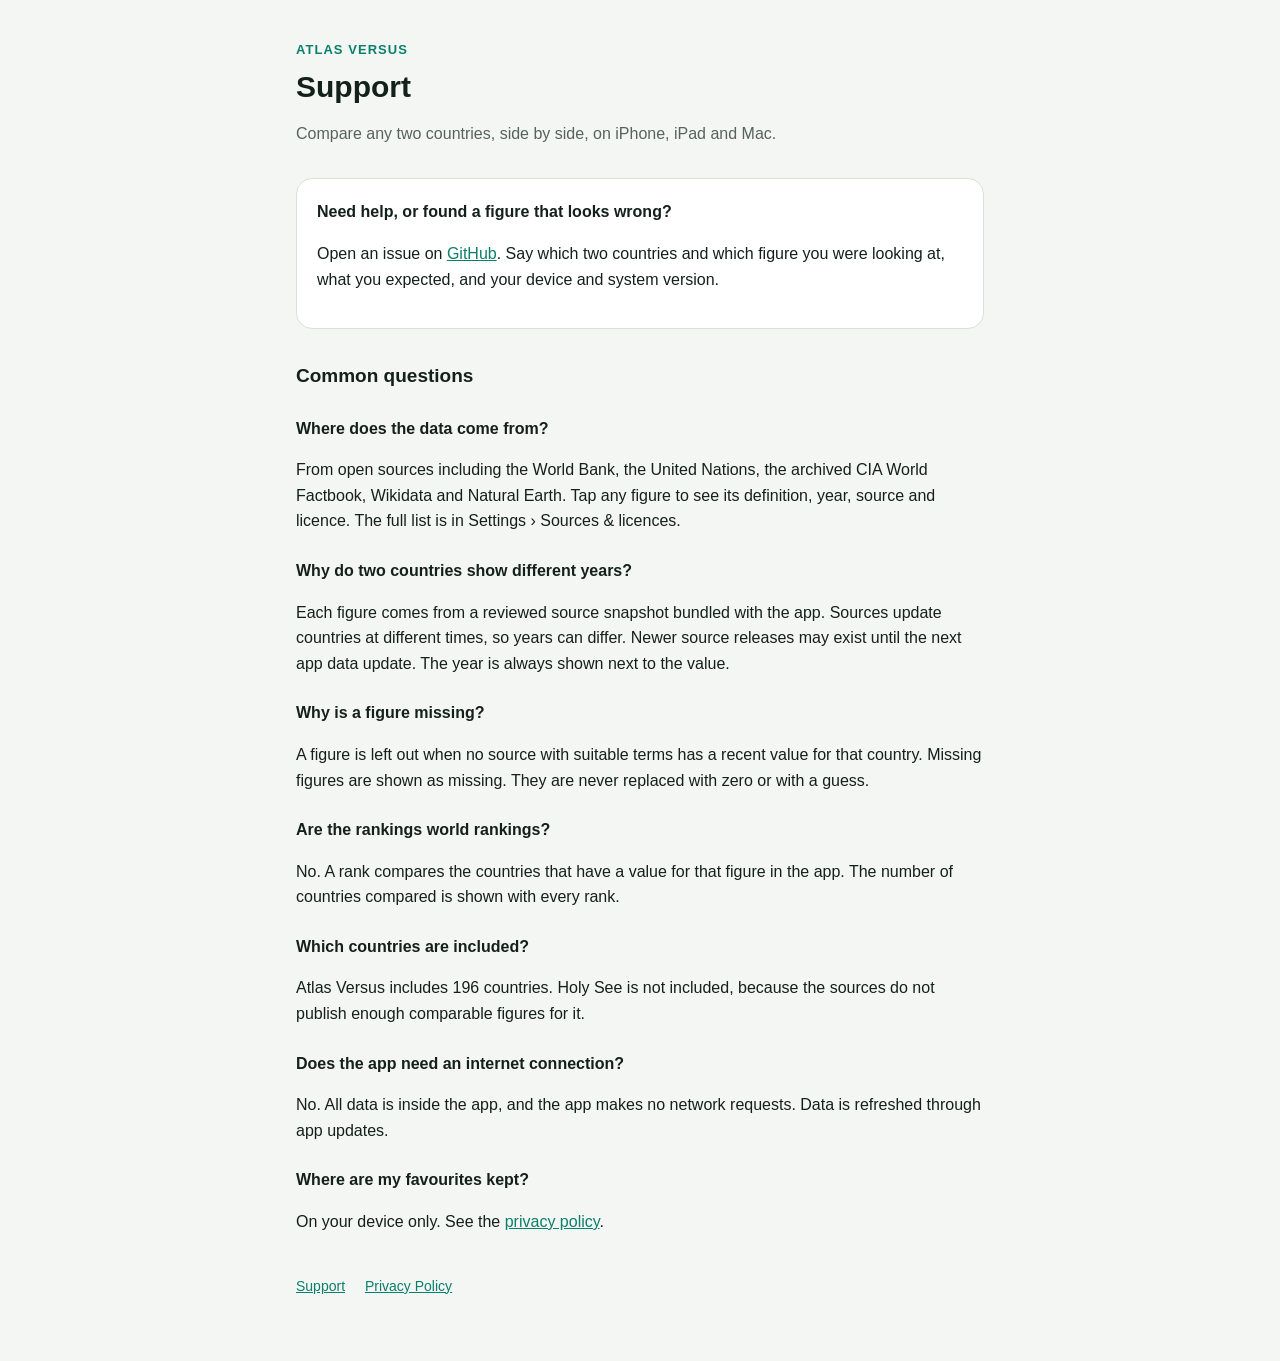
<file: index.html>
<!doctype html>
<html lang="en">
<head>
  <meta charset="utf-8">
  <meta name="viewport" content="width=device-width, initial-scale=1">
  <title>Atlas Versus Support</title>
  <link rel="stylesheet" href="style.css">
</head>
<body>
<main>
  <header>
    <div class="brand">Atlas Versus</div>
    <h1>Support</h1>
    <p class="muted">Compare any two countries, side by side, on iPhone,
      iPad and Mac.</p>
  </header>

  <div class="card">
    <strong>Need help, or found a figure that looks wrong?</strong>
    <p>
      Open an issue on
      <a href="https://github.com/arthuryess/versus-site/issues">GitHub</a>.
      Say which two countries and which figure you were looking at, what you
      expected, and your device and system version.
    </p>
  </div>

  <h2>Common questions</h2>

  <h3>Where does the data come from?</h3>
  <p>
    From open sources including the World Bank, the United Nations, the
    archived CIA World Factbook, Wikidata and Natural Earth. Tap any figure
    to see its definition, year, source and licence. The full list is in
    Settings &rsaquo; Sources &amp; licences.
  </p>

  <h3>Why do two countries show different years?</h3>
  <p>
    Each figure comes from a reviewed source snapshot bundled with the
    app. Sources update countries at different times, so years can differ.
    Newer source releases may exist until the next app data update. The year is always shown next to the value.
  </p>

  <h3>Why is a figure missing?</h3>
  <p>
    A figure is left out when no source with suitable terms has a recent
    value for that country. Missing figures are shown as missing. They are
    never replaced with zero or with a guess.
  </p>

  <h3>Are the rankings world rankings?</h3>
  <p>
    No. A rank compares the countries that have a value for that figure in
    the app. The number of countries compared is shown with every rank.
  </p>

  <h3>Which countries are included?</h3>
  <p>
    Atlas Versus includes 196 countries. Holy See is not included, because
    the sources do not publish enough comparable figures for it.
  </p>

  <h3>Does the app need an internet connection?</h3>
  <p>
    No. All data is inside the app, and the app makes no network requests.
    Data is refreshed through app updates.
  </p>

  <h3>Where are my favourites kept?</h3>
  <p>
    On your device only. See the <a href="privacy.html">privacy policy</a>.
  </p>

  <nav>
    <a href="index.html">Support</a>
    <a href="privacy.html">Privacy Policy</a>
  </nav>
</main>
</body>
</html>
</file>
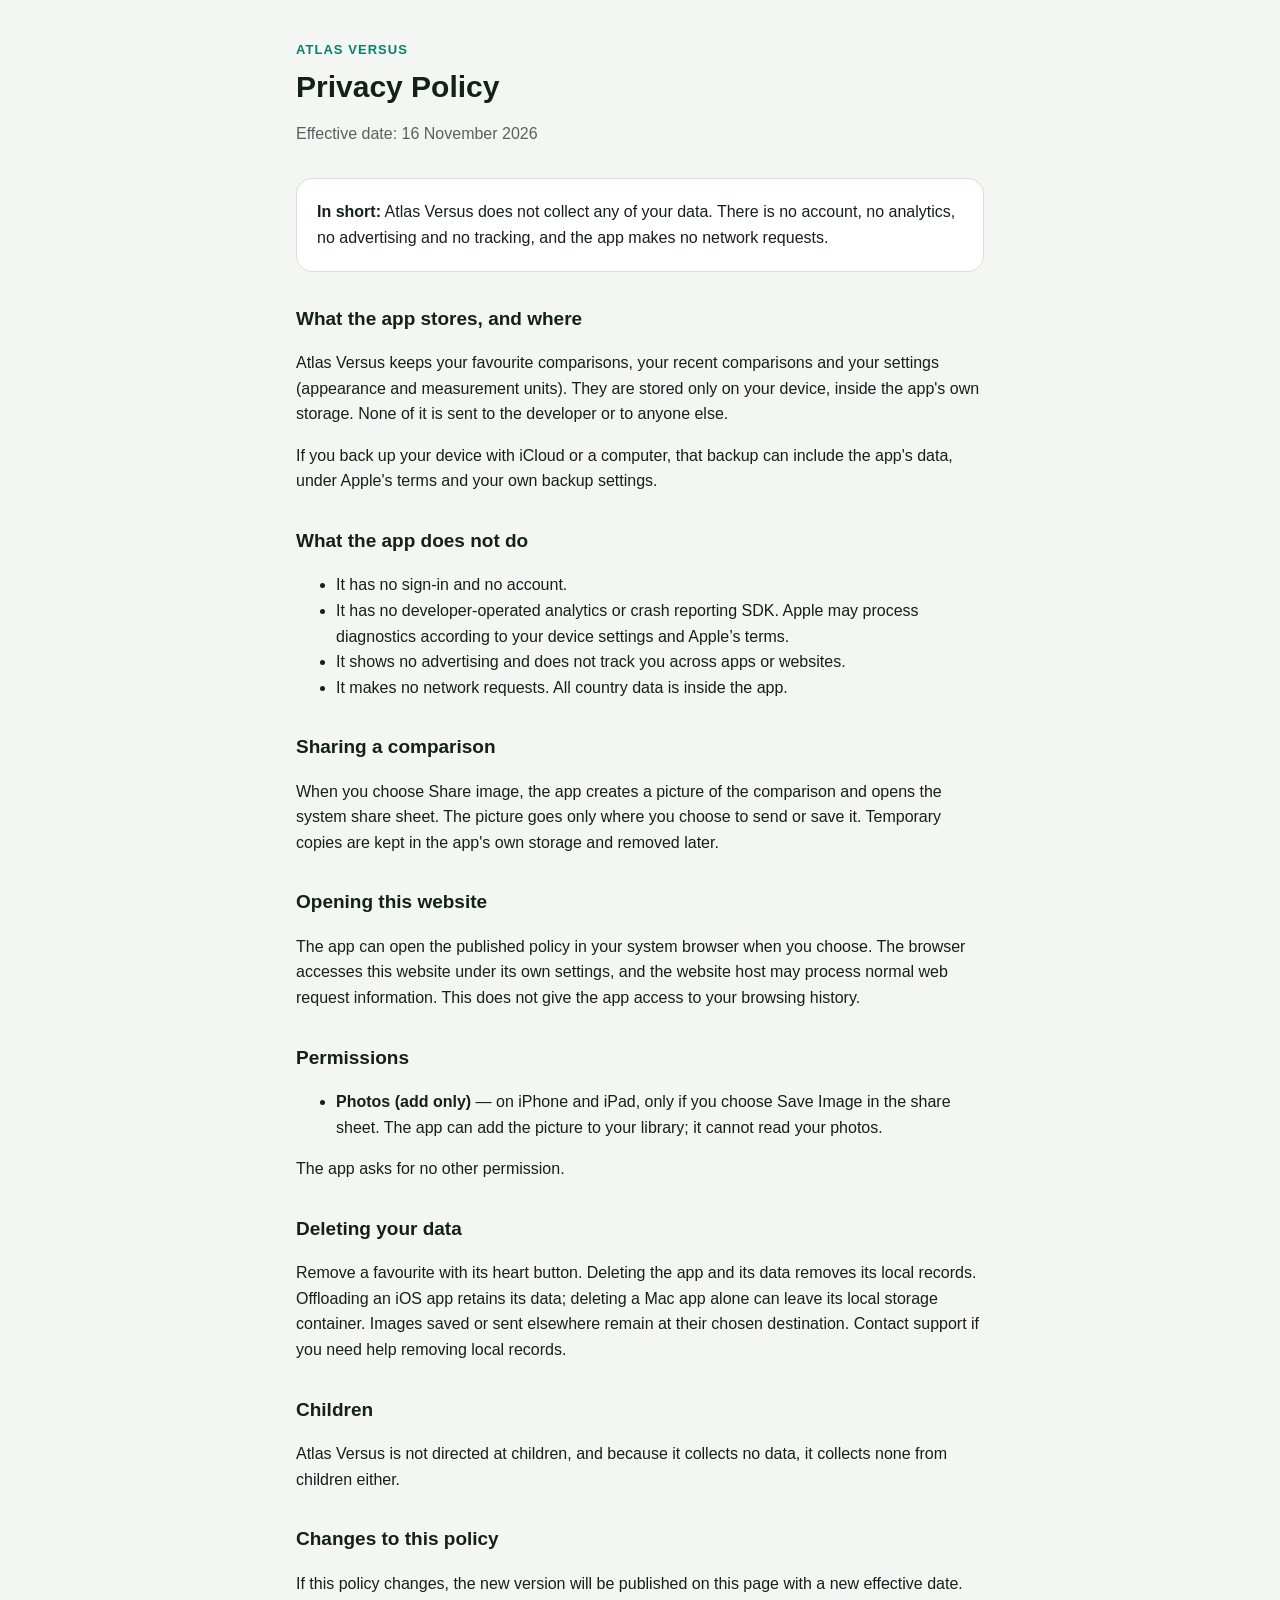
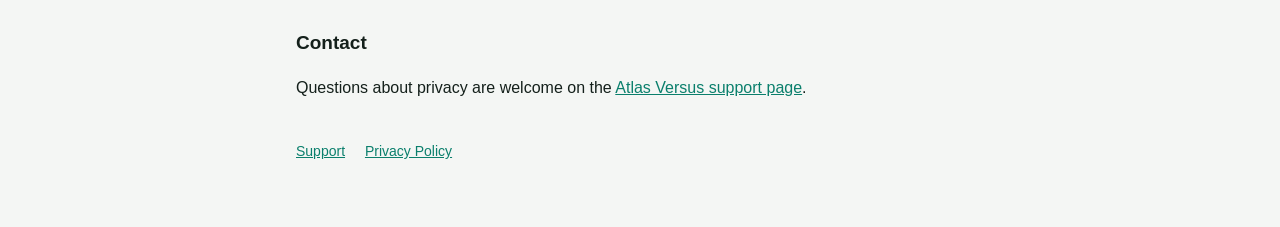
<file: privacy.html>
<!doctype html>
<html lang="en">
<head>
  <meta charset="utf-8">
  <meta name="viewport" content="width=device-width, initial-scale=1">
  <title>Atlas Versus Privacy Policy</title>
  <link rel="stylesheet" href="style.css">
</head>
<body>
<main>
  <header>
    <div class="brand">Atlas Versus</div>
    <h1>Privacy Policy</h1>
    <p class="muted">Effective date: 16 November 2026</p>
  </header>

  <div class="card">
    <strong>In short:</strong> Atlas Versus does not collect any of your
    data. There is no account, no analytics, no advertising and no
    tracking, and the app makes no network requests.
  </div>

  <h2>What the app stores, and where</h2>
  <p>
    Atlas Versus keeps your favourite comparisons, your recent comparisons
    and your settings (appearance and measurement units). They are stored
    only on your device, inside the app's own storage. None of it is sent
    to the developer or to anyone else.
  </p>
  <p>
    If you back up your device with iCloud or a computer, that backup can
    include the app's data, under Apple's terms and your own backup
    settings.
  </p>

  <h2>What the app does not do</h2>
  <ul>
    <li>It has no sign-in and no account.</li>
    <li>It has no developer-operated analytics or crash reporting SDK.
      Apple may process diagnostics according to your device settings and
      Apple’s terms.</li>
    <li>It shows no advertising and does not track you across apps or
      websites.</li>
    <li>It makes no network requests. All country data is inside the
      app.</li>
  </ul>

  <h2>Sharing a comparison</h2>
  <p>
    When you choose Share image, the app creates a picture of the
    comparison and opens the system share sheet. The picture goes only
    where you choose to send or save it. Temporary copies are kept in the
    app's own storage and removed later.
  </p>

  <h2>Opening this website</h2>
  <p>
    The app can open the published policy in your system browser when you
    choose. The browser accesses this website under its own settings, and
    the website host may process normal web request information. This does
    not give the app access to your browsing history.
  </p>

  <h2>Permissions</h2>
  <ul>
    <li><strong>Photos (add only)</strong> &mdash; on iPhone and iPad, only
      if you choose Save Image in the share sheet. The app can add the
      picture to your library; it cannot read your photos.</li>
  </ul>
  <p>The app asks for no other permission.</p>

  <h2>Deleting your data</h2>
  <p>
    Remove a favourite with its heart button. Deleting the app and its data
    removes its local records. Offloading
    an iOS app retains its data; deleting a Mac app alone can leave its
    local storage container. Images saved or sent elsewhere remain at
    their chosen destination. Contact support if you need help removing
    local records.
  </p>

  <h2>Children</h2>
  <p>
    Atlas Versus is not directed at children, and because it collects no
    data, it collects none from children either.
  </p>

  <h2>Changes to this policy</h2>
  <p>
    If this policy changes, the new version will be published on this page
    with a new effective date.
  </p>

  <h2>Contact</h2>
  <p>
    Questions about privacy are welcome on the
    <a href="index.html">Atlas Versus support page</a>.
  </p>

  <nav>
    <a href="index.html">Support</a>
    <a href="privacy.html">Privacy Policy</a>
  </nav>
</main>
</body>
</html>
</file>
<file: style.css>
:root {
  --bg: #f4f6f4;
  --surface: #ffffff;
  --text: #14201b;
  --muted: #56635d;
  --accent: #0a7f6c;
  --border: #d9e0dc;
}
@media (prefers-color-scheme: dark) {
  :root {
    --bg: #101416;
    --surface: #171d20;
    --text: #e8eeeb;
    --muted: #a1ada7;
    --accent: #3cc2aa;
    --border: #2a3236;
  }
}
* { box-sizing: border-box; }
body {
  margin: 0;
  background: var(--bg);
  color: var(--text);
  font: 16px/1.6 -apple-system, BlinkMacSystemFont, "Segoe UI", Roboto,
    Helvetica, Arial, sans-serif;
}
main {
  max-width: 720px;
  margin: 0 auto;
  padding: 40px 16px 64px;
}
header { margin-bottom: 32px; }
header .brand {
  color: var(--accent);
  font-weight: 800;
  letter-spacing: 0.08em;
  text-transform: uppercase;
  font-size: 13px;
}
h1 { font-size: 30px; line-height: 1.2; margin: 8px 0 4px; }
h2 { font-size: 19px; margin: 32px 0 8px; }
h3 { font-size: 16px; margin: 24px 0 4px; }
p, li { color: var(--text); }
.muted { color: var(--muted); }
.card {
  background: var(--surface);
  border: 1px solid var(--border);
  border-radius: 16px;
  padding: 20px;
  margin: 16px 0;
}
a { color: var(--accent); }
nav { margin-top: 40px; font-size: 14px; }
nav a { margin-right: 16px; }
</file>
